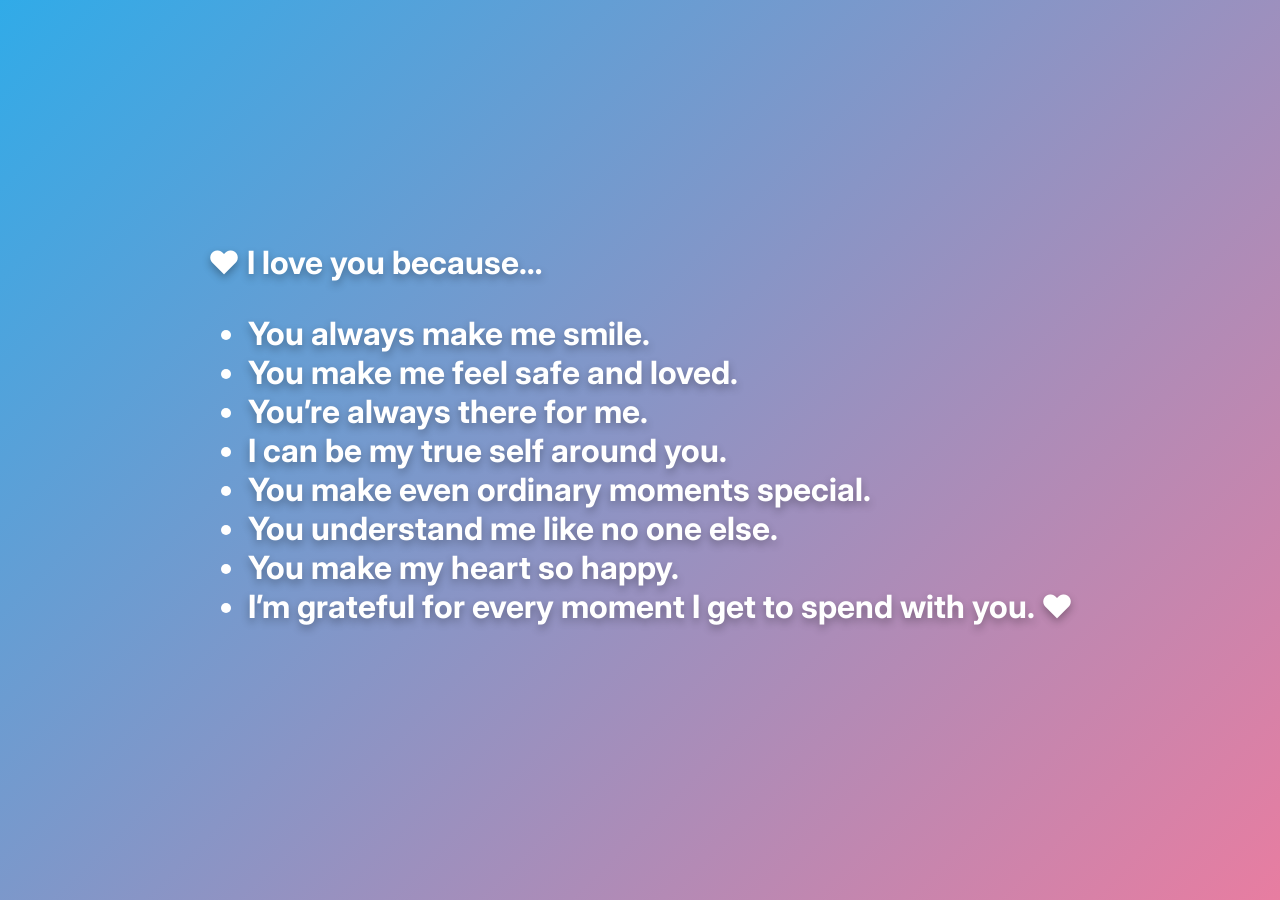
<file: sideproject/index.html>
<!DOCTYPE html>
<html lang="en">
<head>
  <meta charset="UTF-8" />
  <meta name="viewport" content="width=device-width, initial-scale=1.0" />
  <title>I Love You</title>
  <link rel="preconnect" href="https://fonts.googleapis.com">
  <link rel="preconnect" href="https://fonts.gstatic.com" crossorigin>
  <link href="https://fonts.googleapis.com/css2?family=Inter:wght@400;700&display=swap" rel="stylesheet">
  <style>
    body {
      margin: 0;
      height: 100vh;
      display: flex;
      align-items: center;
      justify-content: center;
      background: linear-gradient(135deg, hsl(200, 80%, 55%), hsl(340, 70%, 70%));
      font-family: 'Inter', sans-serif;
      color: white;
      overflow: hidden;
    }
    .message {
      font-size: 2rem;
      font-weight: 700;
      text-shadow: 0 4px 8px rgba(0,0,0,0.3);
      animation: pulse 2s infinite;
    }
    @keyframes pulse {
      0%, 100% { transform: scale(1); }
      50% { transform: scale(1.05); }
    }
  </style>
</head>
<body>
  <div class="message">
  ❤️ I love you because…<br>
  <ul>
    <li>You always make me smile.</li>
    <li>You make me feel safe and loved.</li>
    <li>You’re always there for me.</li>
    <li>I can be my true self around you.</li>
    <li>You make even ordinary moments special.</li>
    <li>You understand me like no one else.</li>
    <li>You make my heart so happy.</li>
    <li>I’m grateful for every moment I get to spend with you. ❤️</li>
  </ul>
</div>
</body>
</html>
</file>
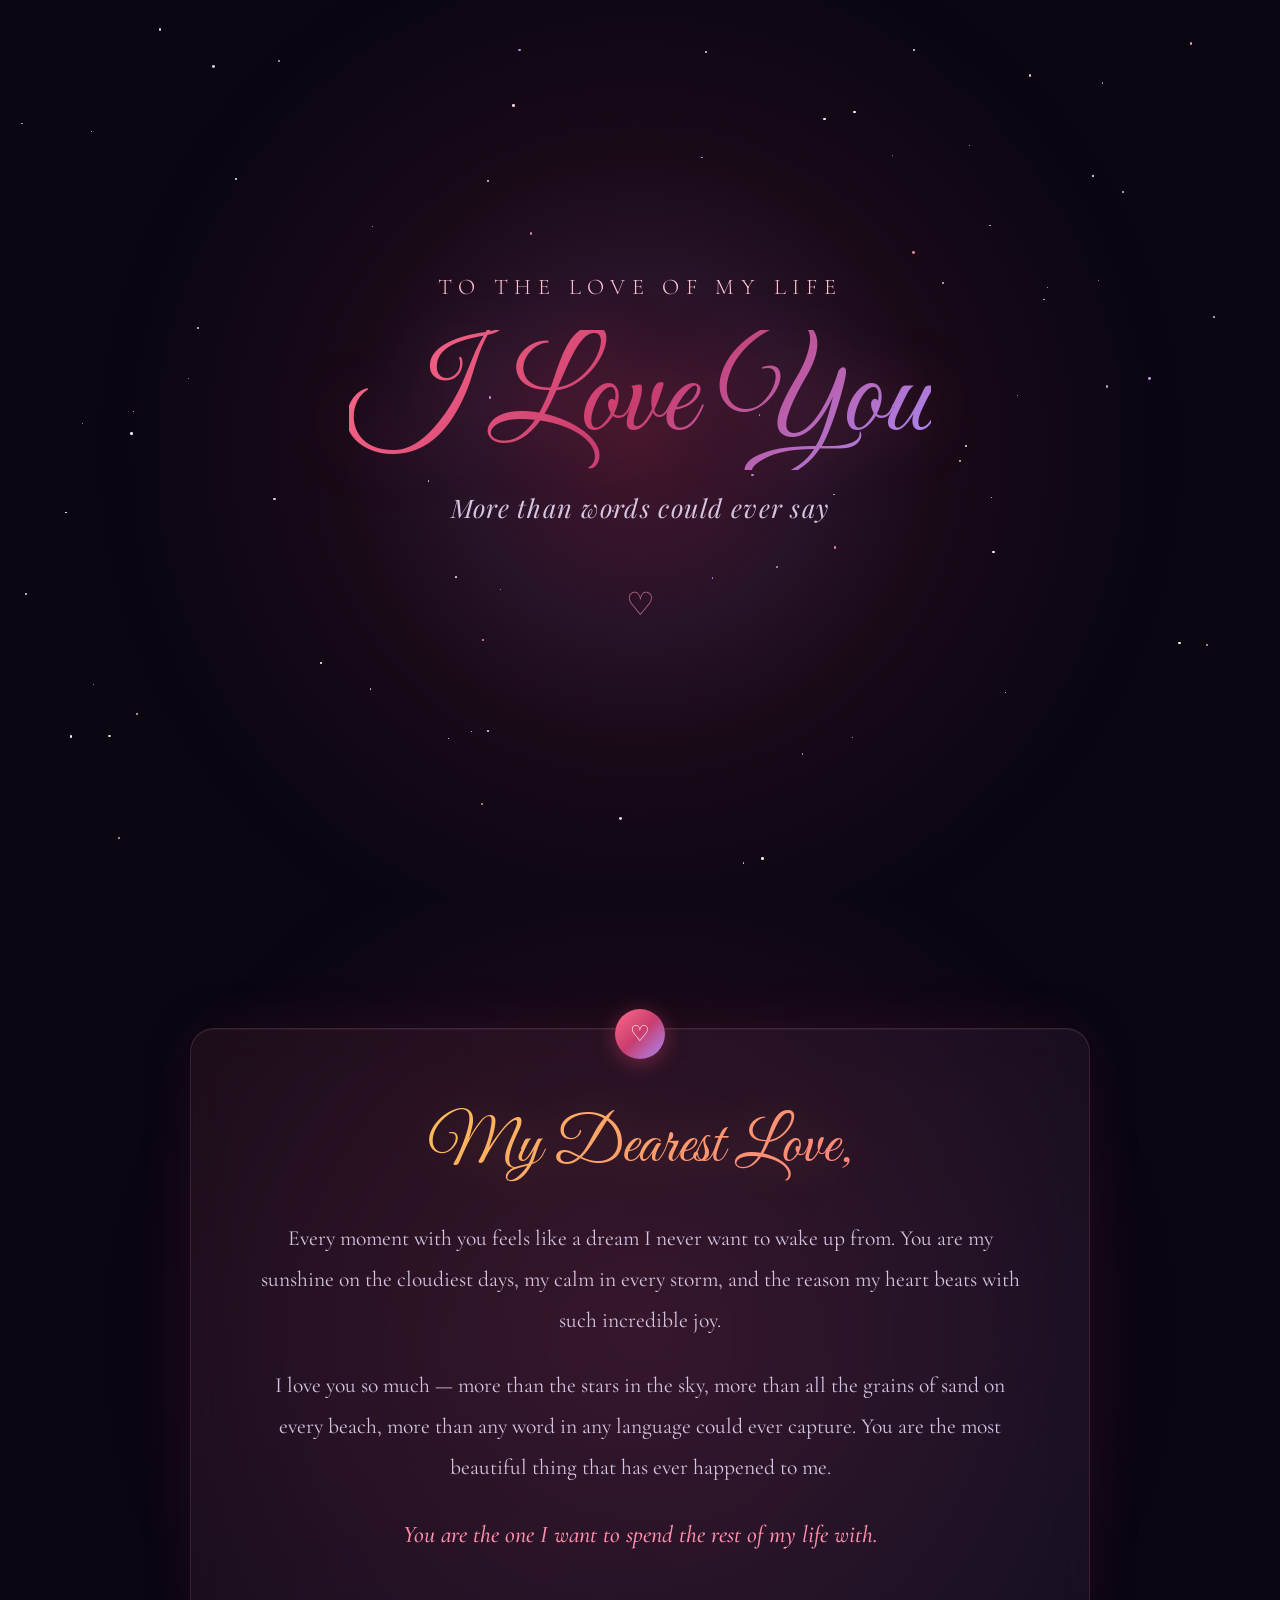
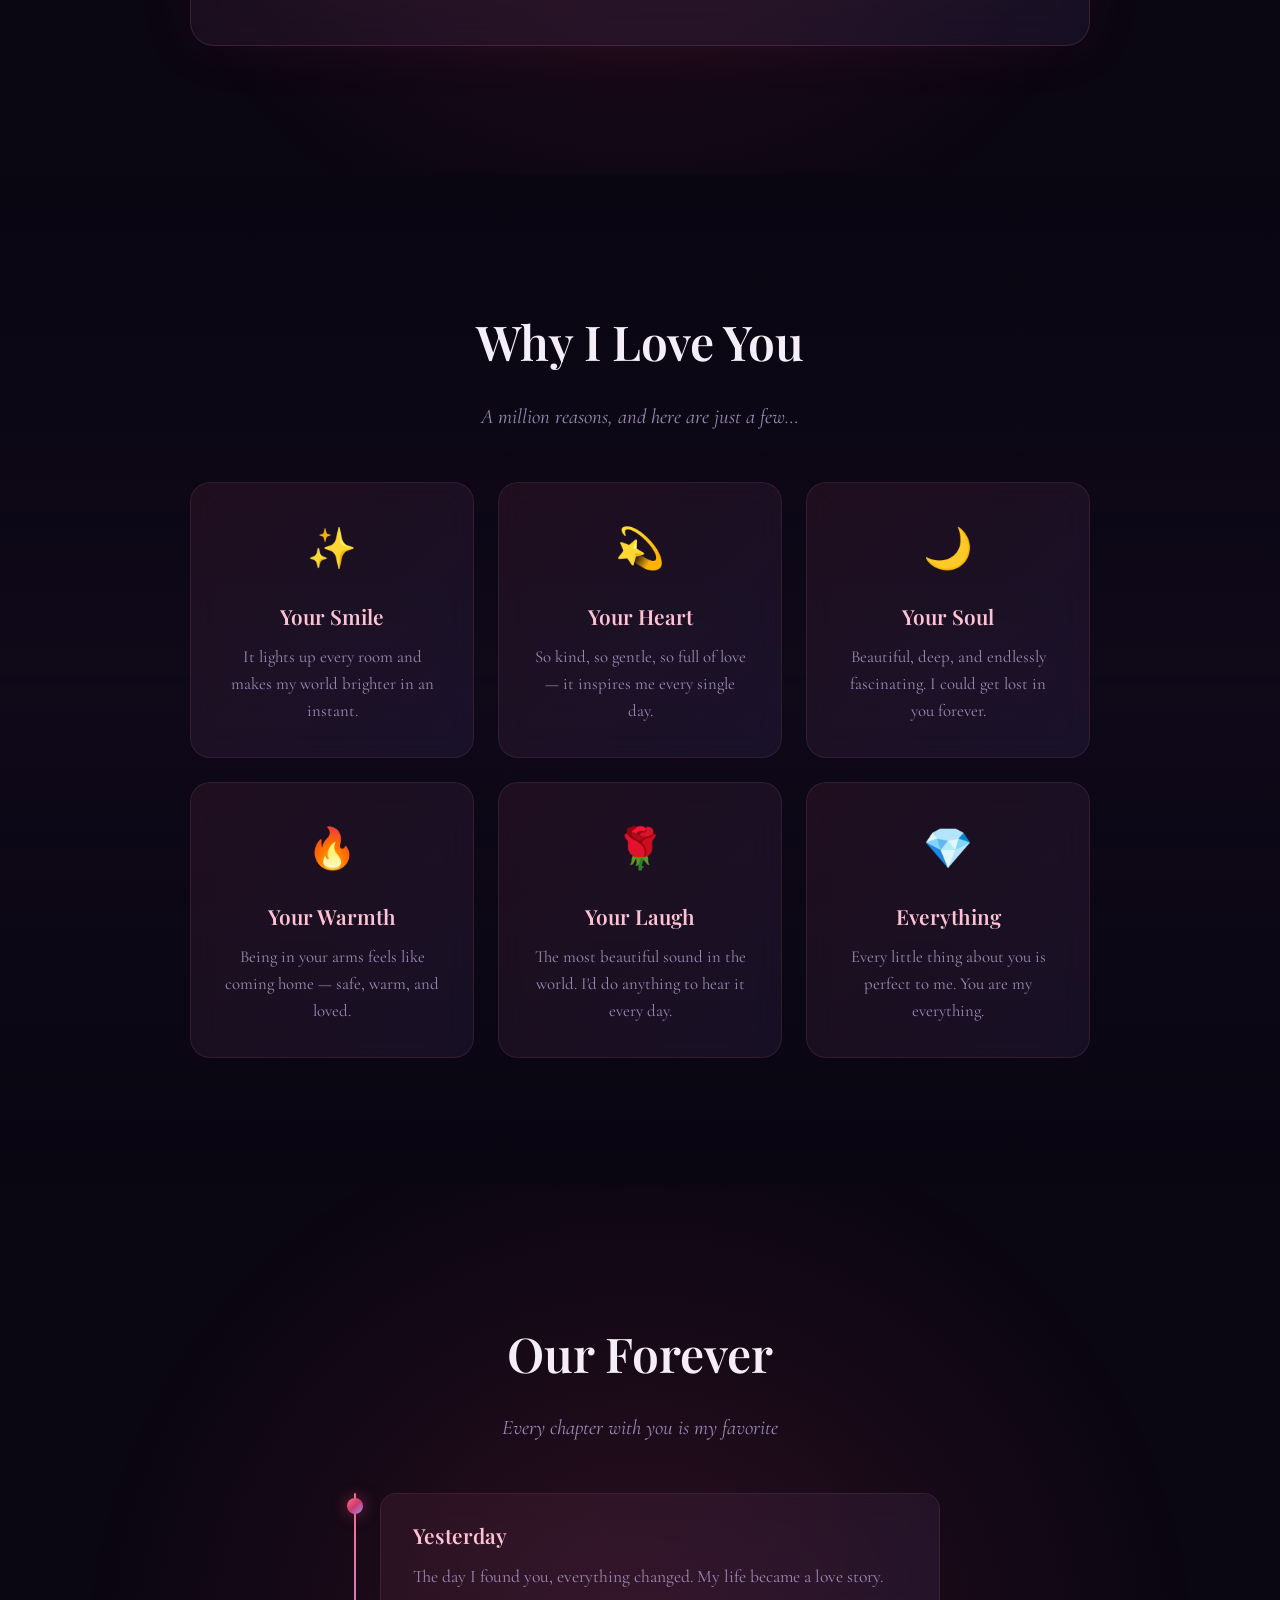
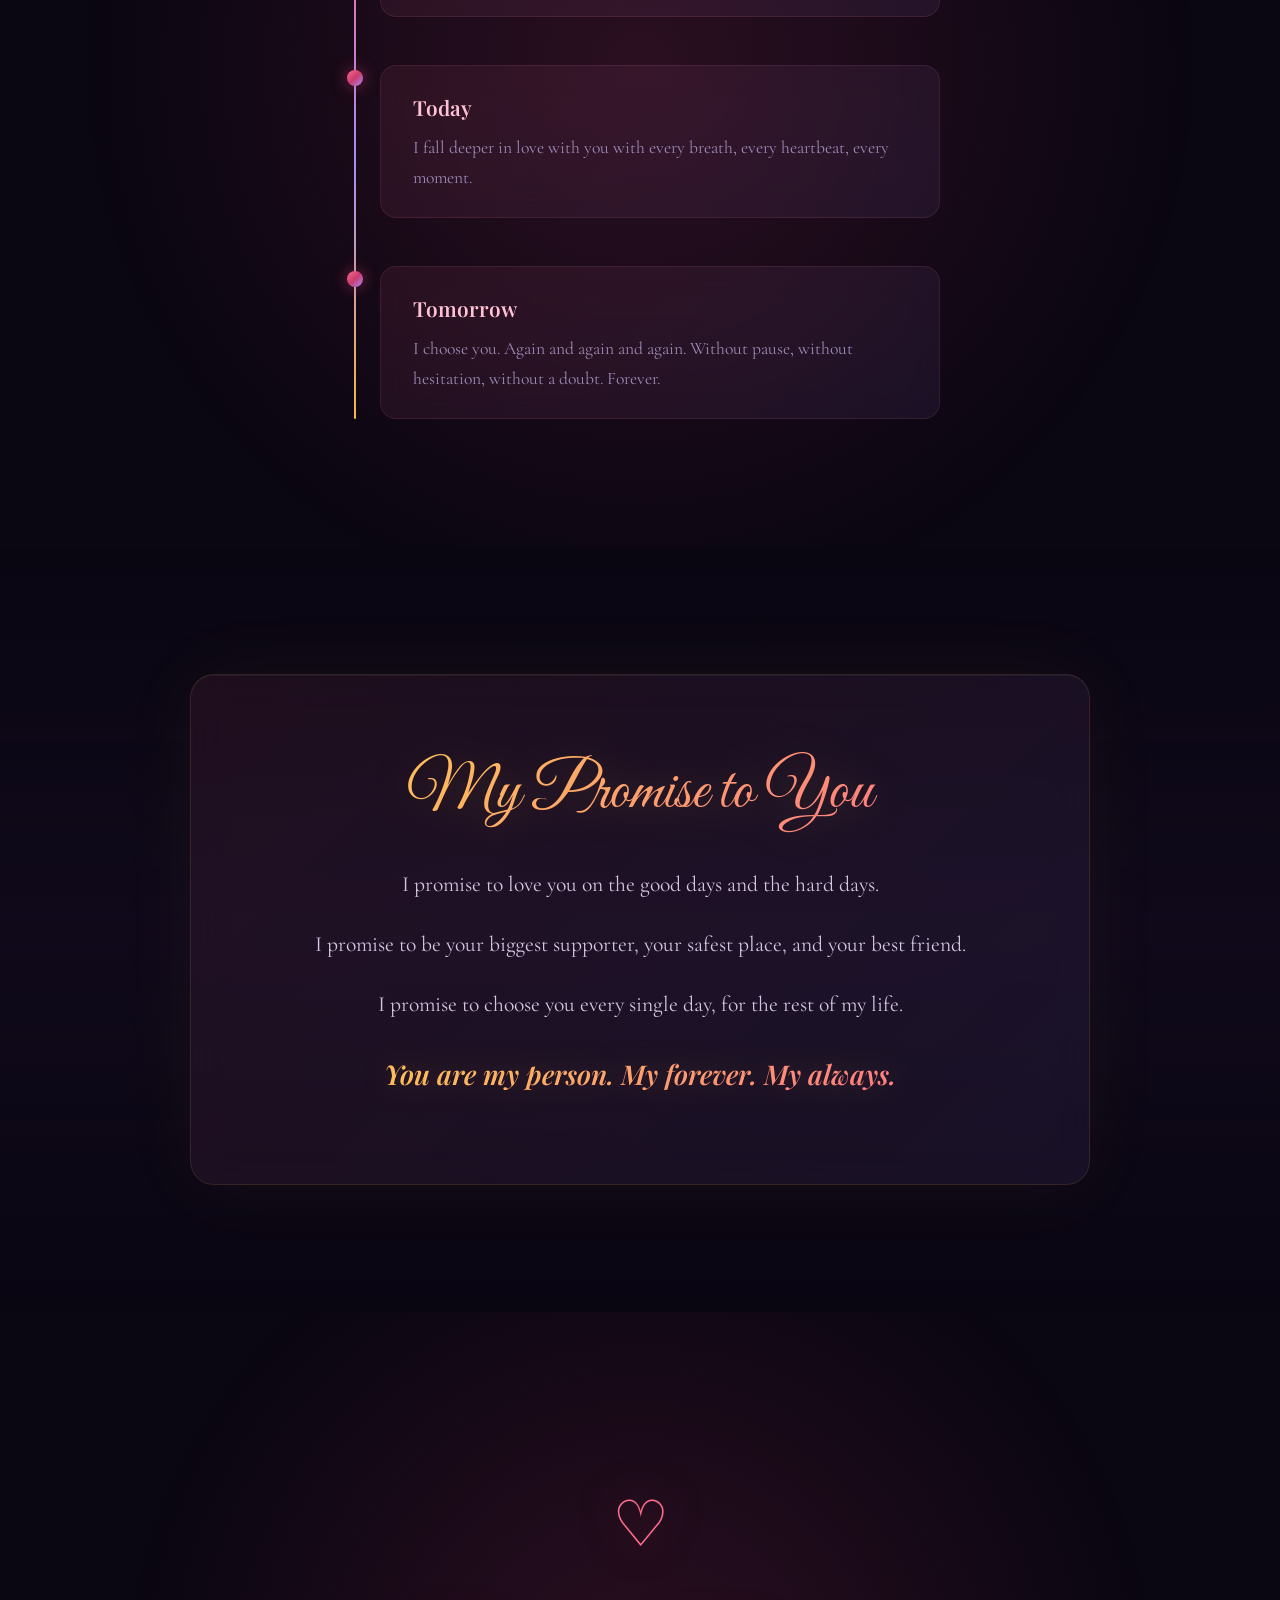
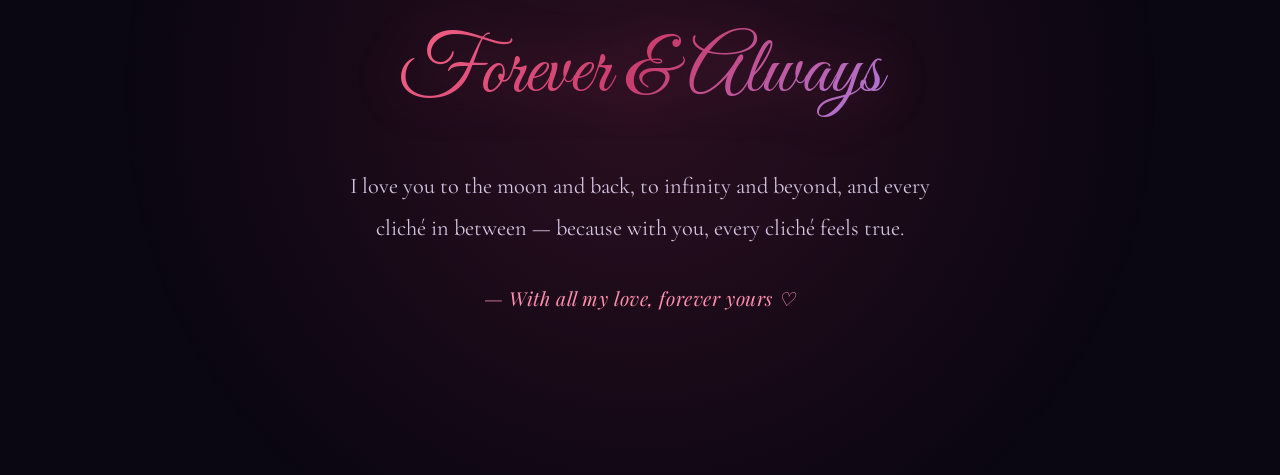
<file: sideproject/love-letter/index.html>
<!DOCTYPE html>
<html lang="en">
<head>
  <meta charset="UTF-8" />
  <meta name="viewport" content="width=device-width, initial-scale=1.0" />
  <title>To the Love of My Life ♡</title>
  <meta name="description" content="A love letter to the most amazing person in the world." />
  <link rel="preconnect" href="https://fonts.googleapis.com" />
  <link rel="preconnect" href="https://fonts.gstatic.com" crossorigin />
  <link href="https://fonts.googleapis.com/css2?family=Playfair+Display:ital,wght@0,400;0,600;0,700;1,400;1,600&family=Cormorant+Garamond:ital,wght@0,300;0,400;0,500;1,300;1,400&family=Great+Vibes&display=swap" rel="stylesheet" />
  <link rel="stylesheet" href="style.css" />
</head>
<body>
  <!-- Floating Hearts Background -->
  <div class="hearts-container" id="heartsContainer" aria-hidden="true"></div>

  <!-- Starfield Background -->
  <div class="stars-container" id="starsContainer" aria-hidden="true"></div>

  <!-- Hero Section -->
  <section class="hero" id="hero">
    <div class="hero-overlay"></div>
    <div class="hero-content">
      <p class="hero-prelude fade-in">To the love of my life</p>
      <h1 class="hero-title fade-in delay-1">I Love You</h1>
      <p class="hero-subtitle fade-in delay-2">More than words could ever say</p>
      <div class="scroll-indicator fade-in delay-3">
        <span>♡</span>
      </div>
    </div>
  </section>

  <!-- Love Letter Section -->
  <section class="section letter-section" id="letter">
    <div class="section-inner">
      <div class="letter-card reveal">
        <div class="letter-seal">♡</div>
        <h2 class="section-title script-font">My Dearest Love,</h2>
        <div class="letter-body">
          <p class="reveal">
            Every moment with you feels like a dream I never want to wake up from. 
            You are my sunshine on the cloudiest days, my calm in every storm, 
            and the reason my heart beats with such incredible joy.
          </p>
          <p class="reveal">
            I love you so much — more than the stars in the sky, more than all the 
            grains of sand on every beach, more than any word in any language could 
            ever capture. You are the most beautiful thing that has ever happened to me.
          </p>
          <p class="reveal">
            <em>You are the one I want to spend the rest of my life with.</em>
          </p>
        </div>
      </div>
    </div>
  </section>

  <!-- Reasons Section -->
  <section class="section reasons-section" id="reasons">
    <div class="section-inner">
      <h2 class="section-title reveal">Why I Love You</h2>
      <p class="section-subtitle reveal">A million reasons, and here are just a few…</p>
      <div class="reasons-grid">
        <div class="reason-card reveal">
          <div class="reason-icon">✨</div>
          <h3>Your Smile</h3>
          <p>It lights up every room and makes my world brighter in an instant.</p>
        </div>
        <div class="reason-card reveal">
          <div class="reason-icon">💫</div>
          <h3>Your Heart</h3>
          <p>So kind, so gentle, so full of love — it inspires me every single day.</p>
        </div>
        <div class="reason-card reveal">
          <div class="reason-icon">🌙</div>
          <h3>Your Soul</h3>
          <p>Beautiful, deep, and endlessly fascinating. I could get lost in you forever.</p>
        </div>
        <div class="reason-card reveal">
          <div class="reason-icon">🔥</div>
          <h3>Your Warmth</h3>
          <p>Being in your arms feels like coming home — safe, warm, and loved.</p>
        </div>
        <div class="reason-card reveal">
          <div class="reason-icon">🌹</div>
          <h3>Your Laugh</h3>
          <p>The most beautiful sound in the world. I'd do anything to hear it every day.</p>
        </div>
        <div class="reason-card reveal">
          <div class="reason-icon">💎</div>
          <h3>Everything</h3>
          <p>Every little thing about you is perfect to me. You are my everything.</p>
        </div>
      </div>
    </div>
  </section>

  <!-- Timeline Section -->
  <section class="section timeline-section" id="timeline">
    <div class="section-inner">
      <h2 class="section-title reveal">Our Forever</h2>
      <p class="section-subtitle reveal">Every chapter with you is my favorite</p>
      <div class="timeline">
        <div class="timeline-item reveal">
          <div class="timeline-dot"></div>
          <div class="timeline-content">
            <h3>Yesterday</h3>
            <p>The day I found you, everything changed. My life became a love story.</p>
          </div>
        </div>
        <div class="timeline-item reveal">
          <div class="timeline-dot"></div>
          <div class="timeline-content">
            <h3>Today</h3>
            <p>I fall deeper in love with you with every breath, every heartbeat, every moment.</p>
          </div>
        </div>
        <div class="timeline-item reveal">
          <div class="timeline-dot"></div>
          <div class="timeline-content">
            <h3>Tomorrow</h3>
            <p>I choose you. Again and again and again. Without pause, without hesitation, without a doubt. Forever.</p>
          </div>
        </div>
      </div>
    </div>
  </section>

  <!-- Promise Section -->
  <section class="section promise-section" id="promise">
    <div class="section-inner">
      <div class="promise-card reveal">
        <h2 class="section-title script-font">My Promise to You</h2>
        <div class="promise-text">
          <p class="reveal">I promise to love you on the good days and the hard days.</p>
          <p class="reveal">I promise to be your biggest supporter, your safest place, and your best friend.</p>
          <p class="reveal">I promise to choose you every single day, for the rest of my life.</p>
          <p class="reveal promise-highlight">
            You are my person. My forever. My always.
          </p>
        </div>
      </div>
    </div>
  </section>

  <!-- Final Section -->
  <section class="section final-section" id="final">
    <div class="section-inner">
      <div class="final-content reveal">
        <p class="final-heart">♡</p>
        <h2 class="final-title script-font">Forever & Always</h2>
        <p class="final-message">
          I love you to the moon and back, to infinity and beyond, 
          and every cliché in between — because with you, every cliché feels true.
        </p>
        <p class="final-signature">
          — With all my love, forever yours ♡
        </p>
      </div>
    </div>
  </section>

  <script src="script.js"></script>
</body>
</html>
</file>
<file: sideproject/love-letter/style.css>
/* ═══════════════════════════════════════════
   LOVE LETTER — Design System & Styles
   ═══════════════════════════════════════════ */

/* --- CSS Custom Properties --- */
:root {
  /* Deep romantic palette */
  --color-bg-deep: #0a0612;
  --color-bg-dark: #120b1e;
  --color-bg-card: rgba(25, 15, 40, 0.7);
  --color-bg-card-hover: rgba(35, 20, 55, 0.85);

  /* Rose & blush tones */
  --color-rose-100: #ffe4ec;
  --color-rose-200: #ffc2d4;
  --color-rose-300: #ff8fab;
  --color-rose-400: #ff6b8a;
  --color-rose-500: #e84575;
  --color-rose-600: #c93d6e;

  /* Gold accent */
  --color-gold-200: #fde68a;
  --color-gold-300: #fcd34d;
  --color-gold-400: #f5b942;
  --color-gold-500: #d4a03a;

  /* Lavender tones */
  --color-lavender-200: #ddd6fe;
  --color-lavender-300: #c4b5fd;
  --color-lavender-400: #a78bfa;

  /* Text colors */
  --color-text-primary: #f5eef8;
  --color-text-secondary: #d4c5e2;
  --color-text-muted: #9b8ab5;

  /* Gradients */
  --gradient-rose: linear-gradient(135deg, var(--color-rose-400), var(--color-rose-600), var(--color-lavender-400));
  --gradient-gold: linear-gradient(135deg, var(--color-gold-300), var(--color-rose-400));
  --gradient-bg: linear-gradient(180deg, var(--color-bg-deep) 0%, #1a0f2e 30%, #150a25 60%, var(--color-bg-deep) 100%);
  --gradient-card: linear-gradient(135deg, rgba(255, 107, 138, 0.08), rgba(167, 139, 250, 0.08));
  --gradient-glow: radial-gradient(circle, rgba(232, 69, 117, 0.15) 0%, transparent 70%);

  /* Typography */
  --font-display: 'Playfair Display', Georgia, serif;
  --font-body: 'Cormorant Garamond', Georgia, serif;
  --font-script: 'Great Vibes', cursive;

  /* Spacing */
  --section-padding: clamp(4rem, 10vw, 8rem) clamp(1.5rem, 5vw, 4rem);

  /* Transitions */
  --ease-smooth: cubic-bezier(0.25, 0.46, 0.45, 0.94);
  --ease-bounce: cubic-bezier(0.34, 1.56, 0.64, 1);
}

/* --- Reset & Base --- */
*,
*::before,
*::after {
  box-sizing: border-box;
  margin: 0;
  padding: 0;
}

html {
  scroll-behavior: smooth;
  font-size: 16px;
  -webkit-font-smoothing: antialiased;
  -moz-osx-font-smoothing: grayscale;
}

body {
  font-family: var(--font-body);
  background: var(--color-bg-deep);
  color: var(--color-text-primary);
  overflow-x: hidden;
  line-height: 1.7;
  min-height: 100vh;
}

/* --- Floating Hearts Background --- */
.hearts-container {
  position: fixed;
  top: 0;
  left: 0;
  width: 100%;
  height: 100%;
  pointer-events: none;
  z-index: 0;
  overflow: hidden;
}

.floating-heart {
  position: absolute;
  bottom: -50px;
  color: var(--color-rose-400);
  opacity: 0;
  animation: floatHeart linear infinite;
  pointer-events: none;
  filter: blur(0.5px);
}

@keyframes floatHeart {
  0% {
    opacity: 0;
    transform: translateY(0) rotate(0deg) scale(0.5);
  }
  10% {
    opacity: 0.6;
  }
  50% {
    opacity: 0.3;
  }
  100% {
    opacity: 0;
    transform: translateY(-100vh) rotate(720deg) scale(0.2);
  }
}

/* --- Stars Background --- */
.stars-container {
  position: fixed;
  top: 0;
  left: 0;
  width: 100%;
  height: 100%;
  pointer-events: none;
  z-index: 0;
}

.star {
  position: absolute;
  width: 2px;
  height: 2px;
  background: var(--color-rose-100);
  border-radius: 50%;
  animation: twinkle ease-in-out infinite alternate;
}

@keyframes twinkle {
  from { opacity: 0.2; transform: scale(0.8); }
  to { opacity: 1; transform: scale(1.2); }
}

/* ═══════════════════════════════════════════
   HERO SECTION
   ═══════════════════════════════════════════ */
.hero {
  position: relative;
  min-height: 100vh;
  display: flex;
  align-items: center;
  justify-content: center;
  text-align: center;
  overflow: hidden;
  z-index: 1;
}

.hero-overlay {
  position: absolute;
  inset: 0;
  background: var(--gradient-glow);
  z-index: 0;
}

.hero::before {
  content: '';
  position: absolute;
  top: 50%;
  left: 50%;
  width: 600px;
  height: 600px;
  transform: translate(-50%, -50%);
  background: radial-gradient(circle, rgba(232, 69, 117, 0.12) 0%, rgba(167, 139, 250, 0.06) 40%, transparent 70%);
  animation: pulseGlow 4s ease-in-out infinite;
  z-index: 0;
}

@keyframes pulseGlow {
  0%, 100% { transform: translate(-50%, -50%) scale(1); opacity: 0.6; }
  50% { transform: translate(-50%, -50%) scale(1.15); opacity: 1; }
}

.hero-content {
  position: relative;
  z-index: 2;
  padding: 2rem;
}

.hero-prelude {
  font-family: var(--font-body);
  font-size: clamp(1rem, 2.5vw, 1.4rem);
  font-weight: 300;
  color: var(--color-rose-200);
  letter-spacing: 0.3em;
  text-transform: uppercase;
  margin-bottom: 1.5rem;
}

.hero-title {
  font-family: var(--font-script);
  font-size: clamp(3.5rem, 12vw, 8rem);
  font-weight: 400;
  background: var(--gradient-rose);
  -webkit-background-clip: text;
  -webkit-text-fill-color: transparent;
  background-clip: text;
  line-height: 1.1;
  margin-bottom: 1rem;
  text-shadow: none;
  filter: drop-shadow(0 0 30px rgba(232, 69, 117, 0.3));
}

.hero-subtitle {
  font-family: var(--font-display);
  font-size: clamp(1.1rem, 3vw, 1.6rem);
  font-weight: 400;
  font-style: italic;
  color: var(--color-text-secondary);
  letter-spacing: 0.05em;
}

/* Scroll Indicator */
.scroll-indicator {
  margin-top: 3rem;
  animation: bounce 2s ease-in-out infinite;
}

.scroll-indicator span {
  font-size: 2rem;
  color: var(--color-rose-300);
  opacity: 0.7;
}

@keyframes bounce {
  0%, 20%, 50%, 80%, 100% { transform: translateY(0); }
  40% { transform: translateY(-15px); }
  60% { transform: translateY(-8px); }
}

/* --- Fade-in Animations --- */
.fade-in {
  opacity: 0;
  transform: translateY(30px);
  animation: fadeInUp 1s var(--ease-smooth) forwards;
}

.delay-1 { animation-delay: 0.3s; }
.delay-2 { animation-delay: 0.6s; }
.delay-3 { animation-delay: 0.9s; }

@keyframes fadeInUp {
  to {
    opacity: 1;
    transform: translateY(0);
  }
}

/* ═══════════════════════════════════════════
   SECTIONS — Shared Styles
   ═══════════════════════════════════════════ */
.section {
  position: relative;
  z-index: 1;
  padding: var(--section-padding);
}

.section-inner {
  max-width: 900px;
  margin: 0 auto;
}

.section-title {
  font-family: var(--font-display);
  font-size: clamp(2rem, 5vw, 3rem);
  font-weight: 600;
  text-align: center;
  margin-bottom: 1rem;
  color: var(--color-text-primary);
}

.section-title.script-font {
  font-family: var(--font-script);
  font-size: clamp(2.5rem, 7vw, 4rem);
  font-weight: 400;
  background: var(--gradient-gold);
  -webkit-background-clip: text;
  -webkit-text-fill-color: transparent;
  background-clip: text;
  filter: drop-shadow(0 0 20px rgba(245, 185, 66, 0.2));
}

.section-subtitle {
  font-family: var(--font-body);
  font-size: clamp(1.05rem, 2vw, 1.3rem);
  color: var(--color-text-muted);
  text-align: center;
  margin-bottom: 3rem;
  font-style: italic;
}

/* --- Reveal on Scroll --- */
.reveal {
  opacity: 0;
  transform: translateY(40px);
  transition: opacity 0.8s var(--ease-smooth), transform 0.8s var(--ease-smooth);
}

.reveal.visible {
  opacity: 1;
  transform: translateY(0);
}

/* ═══════════════════════════════════════════
   LOVE LETTER SECTION
   ═══════════════════════════════════════════ */
.letter-section {
  background: var(--gradient-glow);
}

.letter-card {
  position: relative;
  background: var(--gradient-card);
  backdrop-filter: blur(20px);
  -webkit-backdrop-filter: blur(20px);
  border: 1px solid rgba(255, 143, 171, 0.15);
  border-radius: 24px;
  padding: clamp(2.5rem, 6vw, 4rem);
  box-shadow:
    0 0 60px rgba(232, 69, 117, 0.08),
    inset 0 1px 0 rgba(255, 255, 255, 0.05);
}

.letter-seal {
  position: absolute;
  top: -20px;
  left: 50%;
  transform: translateX(-50%);
  width: 50px;
  height: 50px;
  background: var(--gradient-rose);
  border-radius: 50%;
  display: flex;
  align-items: center;
  justify-content: center;
  font-size: 1.4rem;
  color: white;
  box-shadow: 0 4px 20px rgba(232, 69, 117, 0.4);
}

.letter-body p {
  font-family: var(--font-body);
  font-size: clamp(1.1rem, 2.5vw, 1.35rem);
  color: var(--color-text-secondary);
  line-height: 1.9;
  margin-bottom: 1.5rem;
  text-align: center;
}

.letter-body em {
  font-size: clamp(1.2rem, 3vw, 1.5rem);
  color: var(--color-rose-300);
  font-weight: 500;
  display: block;
  margin-top: 1rem;
}

/* ═══════════════════════════════════════════
   REASONS SECTION
   ═══════════════════════════════════════════ */
.reasons-section {
  background: linear-gradient(180deg, transparent, rgba(25, 15, 40, 0.3), transparent);
}

.reasons-grid {
  display: grid;
  grid-template-columns: repeat(auto-fit, minmax(250px, 1fr));
  gap: 1.5rem;
  margin-top: 1rem;
}

.reason-card {
  background: var(--gradient-card);
  backdrop-filter: blur(15px);
  -webkit-backdrop-filter: blur(15px);
  border: 1px solid rgba(255, 143, 171, 0.1);
  border-radius: 20px;
  padding: 2rem;
  text-align: center;
  transition: all 0.4s var(--ease-smooth);
  cursor: default;
}

.reason-card:hover {
  background: var(--color-bg-card-hover);
  border-color: rgba(255, 143, 171, 0.25);
  transform: translateY(-8px);
  box-shadow: 0 20px 50px rgba(232, 69, 117, 0.12);
}

.reason-icon {
  font-size: 2.5rem;
  margin-bottom: 1rem;
  display: block;
  transition: transform 0.3s var(--ease-bounce);
}

.reason-card:hover .reason-icon {
  transform: scale(1.25) rotate(5deg);
}

.reason-card h3 {
  font-family: var(--font-display);
  font-size: 1.3rem;
  font-weight: 600;
  color: var(--color-rose-200);
  margin-bottom: 0.6rem;
}

.reason-card p {
  font-family: var(--font-body);
  font-size: 1.05rem;
  color: var(--color-text-muted);
  line-height: 1.6;
}

/* ═══════════════════════════════════════════
   TIMELINE SECTION
   ═══════════════════════════════════════════ */
.timeline-section {
  background: var(--gradient-glow);
}

.timeline {
  position: relative;
  max-width: 600px;
  margin: 0 auto;
  padding-left: 40px;
}

.timeline::before {
  content: '';
  position: absolute;
  left: 14px;
  top: 0;
  bottom: 0;
  width: 2px;
  background: linear-gradient(to bottom, var(--color-rose-400), var(--color-lavender-400), var(--color-gold-400));
  border-radius: 2px;
}

.timeline-item {
  position: relative;
  margin-bottom: 3rem;
}

.timeline-item:last-child {
  margin-bottom: 0;
}

.timeline-dot {
  position: absolute;
  left: -33px;
  top: 5px;
  width: 16px;
  height: 16px;
  border-radius: 50%;
  background: var(--gradient-rose);
  box-shadow: 0 0 15px rgba(232, 69, 117, 0.5);
  transition: transform 0.3s var(--ease-bounce);
}

.timeline-item:hover .timeline-dot {
  transform: scale(1.4);
}

.timeline-content {
  background: var(--gradient-card);
  backdrop-filter: blur(15px);
  -webkit-backdrop-filter: blur(15px);
  border: 1px solid rgba(255, 143, 171, 0.1);
  border-radius: 16px;
  padding: 1.5rem 2rem;
  transition: all 0.4s var(--ease-smooth);
}

.timeline-item:hover .timeline-content {
  border-color: rgba(255, 143, 171, 0.25);
  box-shadow: 0 10px 30px rgba(232, 69, 117, 0.1);
}

.timeline-content h3 {
  font-family: var(--font-display);
  font-size: 1.3rem;
  font-weight: 600;
  color: var(--color-rose-200);
  margin-bottom: 0.5rem;
}

.timeline-content p {
  font-family: var(--font-body);
  font-size: 1.1rem;
  color: var(--color-text-muted);
  line-height: 1.7;
}

/* ═══════════════════════════════════════════
   PROMISE SECTION
   ═══════════════════════════════════════════ */
.promise-section {
  background: linear-gradient(180deg, transparent, rgba(25, 15, 40, 0.4), transparent);
}

.promise-card {
  background: var(--gradient-card);
  backdrop-filter: blur(20px);
  -webkit-backdrop-filter: blur(20px);
  border: 1px solid rgba(245, 185, 66, 0.12);
  border-radius: 24px;
  padding: clamp(2.5rem, 6vw, 4rem);
  text-align: center;
  box-shadow:
    0 0 80px rgba(245, 185, 66, 0.05),
    inset 0 1px 0 rgba(255, 255, 255, 0.04);
}

.promise-text p {
  font-family: var(--font-body);
  font-size: clamp(1.1rem, 2.5vw, 1.35rem);
  color: var(--color-text-secondary);
  line-height: 1.9;
  margin-bottom: 1.2rem;
}

.promise-highlight {
  font-family: var(--font-display) !important;
  font-size: clamp(1.3rem, 3vw, 1.7rem) !important;
  font-weight: 600 !important;
  font-style: italic;
  background: var(--gradient-gold);
  -webkit-background-clip: text;
  -webkit-text-fill-color: transparent;
  background-clip: text;
  margin-top: 1.5rem !important;
  filter: drop-shadow(0 0 15px rgba(245, 185, 66, 0.2));
}

/* ═══════════════════════════════════════════
   FINAL SECTION
   ═══════════════════════════════════════════ */
.final-section {
  min-height: 80vh;
  display: flex;
  align-items: center;
  justify-content: center;
  background: var(--gradient-glow);
}

.final-content {
  text-align: center;
  padding: 2rem;
}

.final-heart {
  font-size: 4rem;
  color: var(--color-rose-400);
  animation: heartbeat 1.5s ease-in-out infinite;
  margin-bottom: 1.5rem;
  filter: drop-shadow(0 0 20px rgba(232, 69, 117, 0.5));
}

@keyframes heartbeat {
  0%, 100% { transform: scale(1); }
  14% { transform: scale(1.2); }
  28% { transform: scale(1); }
  42% { transform: scale(1.15); }
  56% { transform: scale(1); }
}

.final-title {
  font-family: var(--font-script);
  font-size: clamp(3rem, 8vw, 5rem);
  font-weight: 400;
  background: var(--gradient-rose);
  -webkit-background-clip: text;
  -webkit-text-fill-color: transparent;
  background-clip: text;
  margin-bottom: 1.5rem;
  filter: drop-shadow(0 0 25px rgba(232, 69, 117, 0.25));
}

.final-message {
  font-family: var(--font-body);
  font-size: clamp(1.1rem, 2.5vw, 1.4rem);
  color: var(--color-text-secondary);
  max-width: 600px;
  margin: 0 auto 2rem;
  line-height: 1.9;
}

.final-signature {
  font-family: var(--font-display);
  font-size: clamp(1rem, 2vw, 1.2rem);
  font-style: italic;
  color: var(--color-rose-300);
  letter-spacing: 0.03em;
}

/* ═══════════════════════════════════════════
   RESPONSIVE
   ═══════════════════════════════════════════ */
@media (max-width: 768px) {
  .reasons-grid {
    grid-template-columns: 1fr;
    gap: 1rem;
  }

  .timeline {
    padding-left: 30px;
  }

  .timeline::before {
    left: 10px;
  }

  .timeline-dot {
    left: -27px;
    width: 12px;
    height: 12px;
  }

  .letter-card,
  .promise-card {
    padding: 2rem 1.5rem;
  }
}

@media (max-width: 480px) {
  .hero-prelude {
    letter-spacing: 0.15em;
  }

  .reason-card {
    padding: 1.5rem;
  }
}

/* --- Smooth section transitions --- */
.section + .section {
  margin-top: -1px;
}

/* --- Selection color --- */
::selection {
  background: rgba(232, 69, 117, 0.3);
  color: var(--color-rose-100);
}

/* --- Scrollbar --- */
::-webkit-scrollbar {
  width: 6px;
}

::-webkit-scrollbar-track {
  background: var(--color-bg-deep);
}

::-webkit-scrollbar-thumb {
  background: var(--color-rose-500);
  border-radius: 3px;
}

::-webkit-scrollbar-thumb:hover {
  background: var(--color-rose-400);
}
</file>
